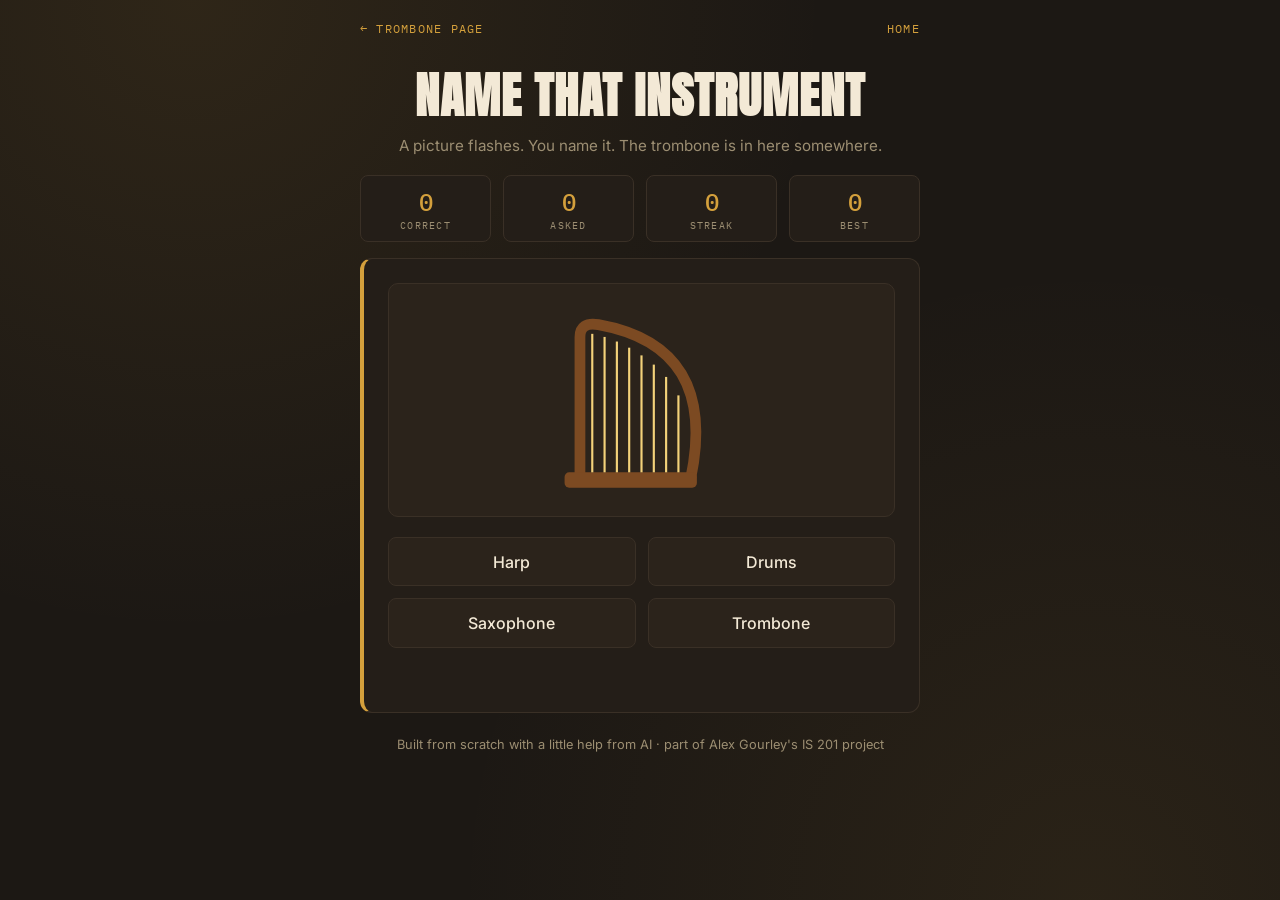
<file: game.html>
<!DOCTYPE html>
<html lang="en">
<head>
<meta charset="UTF-8" />
<meta name="viewport" content="width=device-width, initial-scale=1" />
<title>Name That Instrument</title>
<link rel="preconnect" href="https://fonts.googleapis.com" />
<link rel="preconnect" href="https://fonts.gstatic.com" crossorigin />
<link href="https://fonts.googleapis.com/css2?family=Anton&family=Inter:wght@400;500;600&family=IBM+Plex+Mono:wght@400;500&display=swap" rel="stylesheet" />
<style>
  :root{
    --bg:#1c1814; --panel:#241e18; --line:#3a3026;
    --brass:#d4a03c; --brass-lt:#f0c053; --cream:#f3e9d6; --muted:#9c8e72;
    --good:#6fbf73; --bad:#d9694f;
  }
  *{box-sizing:border-box;}
  body{
    margin:0; min-height:100vh;
    background-color:var(--bg);
    background-image:
      radial-gradient(circle at 15% 0%, rgba(212,160,60,0.10), transparent 45%),
      radial-gradient(circle at 85% 100%, rgba(212,160,60,0.08), transparent 45%);
    color:var(--cream); font-family:"Inter",system-ui,sans-serif;
    display:flex; flex-direction:column; align-items:center;
    padding:1.25rem;
  }
  a{color:var(--brass); text-decoration:none;}
  a:hover{color:#fff;}
  .topnav{
    width:100%; max-width:560px; display:flex; justify-content:space-between;
    font-family:"IBM Plex Mono",monospace; font-size:0.78rem; letter-spacing:0.1em;
    text-transform:uppercase; margin-bottom:1.5rem;
  }
  h1{font-family:"Anton",sans-serif; text-transform:uppercase; letter-spacing:0.02em;
     font-size:clamp(2rem,7vw,3rem); margin:0 0 0.25rem; text-align:center;}
  .tag{color:var(--muted); text-align:center; margin:0 0 1.25rem; font-size:0.95rem;}

  .scorebar{
    width:100%; max-width:560px; display:flex; gap:0.75rem; margin-bottom:1rem;
    font-family:"IBM Plex Mono",monospace;
  }
  .stat{flex:1; background:var(--panel); border:1px solid var(--line);
        border-radius:8px; padding:0.6rem; text-align:center;}
  .stat .num{font-size:1.5rem; color:var(--brass); font-weight:500;}
  .stat .lbl{font-size:0.65rem; letter-spacing:0.12em; text-transform:uppercase; color:var(--muted);}

  .card{
    width:100%; max-width:560px; background:var(--panel);
    border:1px solid var(--line); border-left:4px solid var(--brass);
    border-radius:12px; padding:1.5rem; text-align:center;
  }
  .stage{
    background:#2b231b; border:1px solid var(--line); border-radius:10px;
    padding:1rem; margin-bottom:1.25rem;
  }
  .stage svg{width:100%; height:200px; display:block;}

  .options{display:grid; grid-template-columns:1fr 1fr; gap:0.75rem;}
  .opt{
    font-family:"Inter",sans-serif; font-size:1rem; font-weight:500;
    color:var(--cream); background:#2b231b; border:1px solid var(--line);
    border-radius:8px; padding:0.85rem 0.5rem; cursor:pointer;
    transition:border-color .12s, background .12s, transform .05s;
  }
  .opt:hover:not(:disabled){border-color:var(--brass); transform:translateY(-1px);}
  .opt:disabled{cursor:default;}
  .opt.correct{background:rgba(111,191,115,0.18); border-color:var(--good); color:#cdeccf;}
  .opt.wrong{background:rgba(217,105,79,0.16); border-color:var(--bad); color:#f0c9bf;}
  .opt:focus-visible{outline:2px solid var(--brass-lt); outline-offset:2px;}

  .feedback{min-height:1.5rem; margin:1rem 0 0; font-weight:600;}
  .feedback.good{color:var(--good);} .feedback.bad{color:var(--bad);}

  .next{
    margin-top:1rem; font-family:"Anton",sans-serif; text-transform:uppercase;
    letter-spacing:0.04em; font-size:1rem; background:var(--brass); color:var(--bg);
    border:0; border-radius:8px; padding:0.8rem 1.6rem; cursor:pointer;
  }
  .next:hover{background:var(--brass-lt);}
  .next[hidden]{display:none;}

  .footnote{color:var(--muted); font-size:0.8rem; margin-top:1.5rem; text-align:center;}
  @media (max-width:420px){ .options{grid-template-columns:1fr;} }
</style>
</head>
<body>

  <div class="topnav">
    <a href="trombone.html">← Trombone page</a>
    <a href="index.html">Home</a>
  </div>

  <h1>Name That Instrument</h1>
  <p class="tag">A picture flashes. You name it. The trombone is in here somewhere.</p>

  <div class="scorebar">
    <div class="stat"><div class="num" id="score">0</div><div class="lbl">Correct</div></div>
    <div class="stat"><div class="num" id="asked">0</div><div class="lbl">Asked</div></div>
    <div class="stat"><div class="num" id="streak">0</div><div class="lbl">Streak</div></div>
    <div class="stat"><div class="num" id="best">0</div><div class="lbl">Best</div></div>
  </div>

  <div class="card">
    <div class="stage" id="stage"></div>
    <div class="options" id="options"></div>
    <div class="feedback" id="feedback"></div>
    <button class="next" id="next" hidden>Next instrument →</button>
  </div>

  <p class="footnote">Built from scratch with a little help from AI · part of Alex Gourley's IS&nbsp;201 project</p>

<script>
/* ---------- Instrument library (hand-drawn SVGs) ---------- */
const C = { brass:'#d4a03c', brassD:'#9a6e1c', brassL:'#f3d27a',
            wood:'#b5703a', woodD:'#7c4a22', woodL:'#d99a5e',
            cream:'#f3e9d6', dark:'#2a221a', steel:'#cfd3d8', steelD:'#8b9097',
            black:'#1a1512' };

const INSTRUMENTS = [
  { name:'Trombone', svg:`
    <svg viewBox="0 0 200 130">
      <rect x="14" y="55" width="120" height="6" rx="3" fill="${C.brass}"/>
      <rect x="14" y="70" width="120" height="6" rx="3" fill="${C.brassD}"/>
      <path d="M14 55 q-9 0 -9 9 q0 9 9 9 l0 -6 q-4 0 -4 -3 q0 -3 4 -3 z" fill="${C.brassD}"/>
      <rect x="46" y="58" width="6" height="15" rx="2" fill="${C.brass}"/>
      <path d="M134 58 q34 0 34 -22 q0 -20 -30 -20" fill="none" stroke="${C.brass}" stroke-width="7" stroke-linecap="round"/>
      <path d="M138 16 q-70 0 -124 40" fill="none" stroke="${C.brass}" stroke-width="6" stroke-linecap="round"/>
      <path d="M150 36 q28 -2 40 -26 q4 -8 12 -8 q8 0 8 12 q0 30 -24 46 q-16 10 -28 4 q-12 -6 -10 -22 z" fill="${C.brassL}" stroke="${C.brassD}" stroke-width="1.5"/>
    </svg>`},
  { name:'Trumpet', svg:`
    <svg viewBox="0 0 200 130">
      <path d="M40 62 q-12 0 -12 6 q0 6 12 6 l0 -4 q-5 0 -5 -2 q0 -2 5 -2 z" fill="${C.brassD}"/>
      <rect x="40" y="60" width="95" height="10" rx="5" fill="${C.brass}"/>
      <g fill="${C.brassD}">
        <rect x="62" y="44" width="8" height="20" rx="3"/>
        <rect x="80" y="44" width="8" height="20" rx="3"/>
        <rect x="98" y="44" width="8" height="20" rx="3"/>
      </g>
      <g fill="${C.brassL}"><circle cx="66" cy="42" r="6"/><circle cx="84" cy="42" r="6"/><circle cx="102" cy="42" r="6"/></g>
      <path d="M135 56 q30 -2 40 -22 q4 -8 12 -8 q8 0 8 12 q0 26 -22 40 q-14 9 -26 3 q-12 -6 -10 -20 z" fill="${C.brassL}" stroke="${C.brassD}" stroke-width="1.5"/>
    </svg>`},
  { name:'Saxophone', svg:`
    <svg viewBox="0 0 200 130">
      <rect x="92" y="10" width="8" height="20" rx="3" fill="${C.dark}"/>
      <path d="M96 28 q4 26 2 50 q-3 34 -34 40 q-34 6 -42 -22 q-6 -22 16 -26"
            fill="none" stroke="${C.brass}" stroke-width="13" stroke-linecap="round"/>
      <path d="M40 110 q-18 -4 -16 -22" fill="none" stroke="${C.brassL}" stroke-width="20" stroke-linecap="round"/>
      <g fill="${C.brassD}">
        <circle cx="86" cy="46" r="3.5"/><circle cx="88" cy="60" r="3.5"/>
        <circle cx="86" cy="74" r="3.5"/><circle cx="80" cy="88" r="3.5"/>
        <circle cx="70" cy="100" r="3.5"/>
      </g>
    </svg>`},
  { name:'Flute', svg:`
    <svg viewBox="0 0 200 130">
      <rect x="16" y="60" width="168" height="11" rx="5.5" fill="${C.steel}" stroke="${C.steelD}" stroke-width="1"/>
      <circle cx="40" cy="65" r="4.5" fill="${C.dark}"/>
      <g fill="${C.steelD}">
        <circle cx="80" cy="65" r="4"/><circle cx="98" cy="65" r="4"/>
        <circle cx="116" cy="65" r="4"/><circle cx="134" cy="65" r="4"/>
        <circle cx="152" cy="65" r="4"/>
      </g>
      <rect x="16" y="60" width="14" height="11" rx="4" fill="${C.steelD}"/>
    </svg>`},
  { name:'Violin', svg:`
    <svg viewBox="0 0 200 130">
      <g transform="rotate(-25 100 70)">
        <path d="M100 18 C80 18 78 40 88 48 C70 52 70 86 90 90 C80 100 84 118 100 118
                 C116 118 120 100 110 90 C130 86 130 52 112 48 C122 40 120 18 100 18 Z"
              fill="${C.wood}" stroke="${C.woodD}" stroke-width="2"/>
        <path d="M82 64 q-3 6 0 12 M118 64 q3 6 0 12" stroke="${C.black}" stroke-width="2.5" fill="none"/>
        <rect x="97" y="6" width="6" height="20" fill="${C.woodD}"/>
        <path d="M100 6 q-7 -3 -4 -8" stroke="${C.woodD}" stroke-width="3" fill="none"/>
        <g stroke="${C.cream}" stroke-width="1"><line x1="96" y1="30" x2="96" y2="110"/><line x1="100" y1="30" x2="100" y2="110"/><line x1="104" y1="30" x2="104" y2="110"/></g>
      </g>
    </svg>`},
  { name:'Guitar', svg:`
    <svg viewBox="0 0 200 130">
      <g transform="rotate(-18 100 70)">
        <path d="M100 50 C82 50 78 68 86 80 C72 86 70 112 92 116 C112 120 130 108 128 90
                 C126 76 118 74 116 66 C114 58 112 50 100 50 Z"
              fill="${C.woodL}" stroke="${C.woodD}" stroke-width="2"/>
        <circle cx="104" cy="86" r="9" fill="${C.dark}"/>
        <rect x="92" y="6" width="9" height="50" rx="2" fill="${C.woodD}"/>
        <rect x="90" y="2" width="13" height="10" rx="2" fill="${C.black}"/>
      </g>
    </svg>`},
  { name:'Piano', svg:`
    <svg viewBox="0 0 200 130">
      <rect x="20" y="36" width="160" height="58" rx="4" fill="${C.cream}" stroke="${C.steelD}" stroke-width="2"/>
      <g stroke="${C.steelD}" stroke-width="1.5">
        <line x1="40" y1="36" x2="40" y2="94"/><line x1="60" y1="36" x2="60" y2="94"/>
        <line x1="80" y1="36" x2="80" y2="94"/><line x1="100" y1="36" x2="100" y2="94"/>
        <line x1="120" y1="36" x2="120" y2="94"/><line x1="140" y1="36" x2="140" y2="94"/>
        <line x1="160" y1="36" x2="160" y2="94"/>
      </g>
      <g fill="${C.black}">
        <rect x="34" y="36" width="12" height="34"/><rect x="54" y="36" width="12" height="34"/>
        <rect x="94" y="36" width="12" height="34"/><rect x="114" y="36" width="12" height="34"/>
        <rect x="134" y="36" width="12" height="34"/>
      </g>
    </svg>`},
  { name:'Drums', svg:`
    <svg viewBox="0 0 200 130">
      <ellipse cx="100" cy="44" rx="60" ry="16" fill="${C.cream}" stroke="${C.steelD}" stroke-width="2"/>
      <path d="M40 44 v34 a60 16 0 0 0 120 0 v-34" fill="${C.steel}" stroke="${C.steelD}" stroke-width="2"/>
      <path d="M40 44 v34 a60 16 0 0 0 120 0 v-34" fill="none" stroke="${C.brass}" stroke-width="0"/>
      <g stroke="${C.brassD}" stroke-width="3">
        <line x1="48" y1="50" x2="52" y2="78"/><line x1="100" y1="58" x2="100" y2="86"/><line x1="152" y1="50" x2="148" y2="78"/>
      </g>
      <g stroke="${C.cream}" stroke-width="3" stroke-linecap="round">
        <line x1="70" y1="20" x2="120" y2="40"/><line x1="130" y1="18" x2="86" y2="40"/>
      </g>
    </svg>`},
  { name:'Harp', svg:`
    <svg viewBox="0 0 200 130">
      <path d="M60 116 L60 24 Q60 14 72 16 Q150 30 132 116 Z" fill="none" stroke="${C.woodD}" stroke-width="7"/>
      <rect x="50" y="112" width="86" height="10" rx="3" fill="${C.woodD}"/>
      <g stroke="${C.brassL}" stroke-width="1.4">
        <line x1="68" y1="22" x2="68" y2="112"/><line x1="76" y1="24" x2="76" y2="112"/>
        <line x1="84" y1="27" x2="84" y2="112"/><line x1="92" y1="31" x2="92" y2="112"/>
        <line x1="100" y1="36" x2="100" y2="112"/><line x1="108" y1="42" x2="108" y2="112"/>
        <line x1="116" y1="50" x2="116" y2="112"/><line x1="124" y1="62" x2="124" y2="112"/>
      </g>
    </svg>`},
  { name:'Xylophone', svg:`
    <svg viewBox="0 0 200 130">
      <g>
        <rect x="30" y="40" width="18" height="64" rx="3" fill="#e05a5a"/>
        <rect x="52" y="44" width="18" height="58" rx="3" fill="#e0935a"/>
        <rect x="74" y="48" width="18" height="52" rx="3" fill="#e0c95a"/>
        <rect x="96" y="52" width="18" height="46" rx="3" fill="#7bc46a"/>
        <rect x="118" y="56" width="18" height="40" rx="3" fill="#5aa7e0"/>
        <rect x="140" y="60" width="18" height="34" rx="3" fill="#8a6ae0"/>
      </g>
      <rect x="24" y="38" width="140" height="5" rx="2" fill="${C.woodD}"/>
      <rect x="24" y="100" width="140" height="5" rx="2" fill="${C.woodD}"/>
      <g stroke="${C.woodD}" stroke-width="3" stroke-linecap="round">
        <line x1="150" y1="20" x2="120" y2="58"/><circle cx="150" cy="18" r="5" fill="${C.cream}" stroke="none"/>
        <line x1="168" y1="24" x2="138" y2="62"/><circle cx="168" cy="22" r="5" fill="${C.cream}" stroke="none"/>
      </g>
    </svg>`}
];

/* ---------- Game logic ---------- */
const $ = id => document.getElementById(id);
let score=0, asked=0, streak=0, best=0, answer=null, locked=false;

function shuffle(a){ a=a.slice(); for(let i=a.length-1;i>0;i--){const j=Math.random()*(i+1)|0;[a[i],a[j]]=[a[j],a[i]];} return a; }

function newRound(){
  locked=false;
  $('feedback').textContent=''; $('feedback').className='feedback';
  $('next').hidden=true;

  answer = INSTRUMENTS[Math.random()*INSTRUMENTS.length|0];
  $('stage').innerHTML = answer.svg;

  const distractors = shuffle(INSTRUMENTS.filter(i=>i.name!==answer.name)).slice(0,3);
  const choices = shuffle([answer, ...distractors]);

  const box = $('options'); box.innerHTML='';
  choices.forEach(choice=>{
    const b=document.createElement('button');
    b.className='opt'; b.textContent=choice.name;
    b.onclick=()=>guess(choice, b);
    box.appendChild(b);
  });
}

function guess(choice, btn){
  if(locked) return;
  locked=true; asked++;
  const buttons=[...document.querySelectorAll('.opt')];
  buttons.forEach(b=>{
    b.disabled=true;
    if(b.textContent===answer.name) b.classList.add('correct');
  });
  const fb=$('feedback');
  if(choice.name===answer.name){
    score++; streak++; best=Math.max(best,streak);
    fb.textContent='Correct — that\u2019s a '+answer.name.toLowerCase()+'.';
    fb.className='feedback good';
  } else {
    streak=0; btn.classList.add('wrong');
    fb.textContent='Not quite — that was a '+answer.name.toLowerCase()+'.';
    fb.className='feedback bad';
  }
  $('score').textContent=score; $('asked').textContent=asked;
  $('streak').textContent=streak; $('best').textContent=best;
  $('next').hidden=false; $('next').focus();
}

$('next').onclick=newRound;
newRound();
</script>
</body>
</html>
</file>
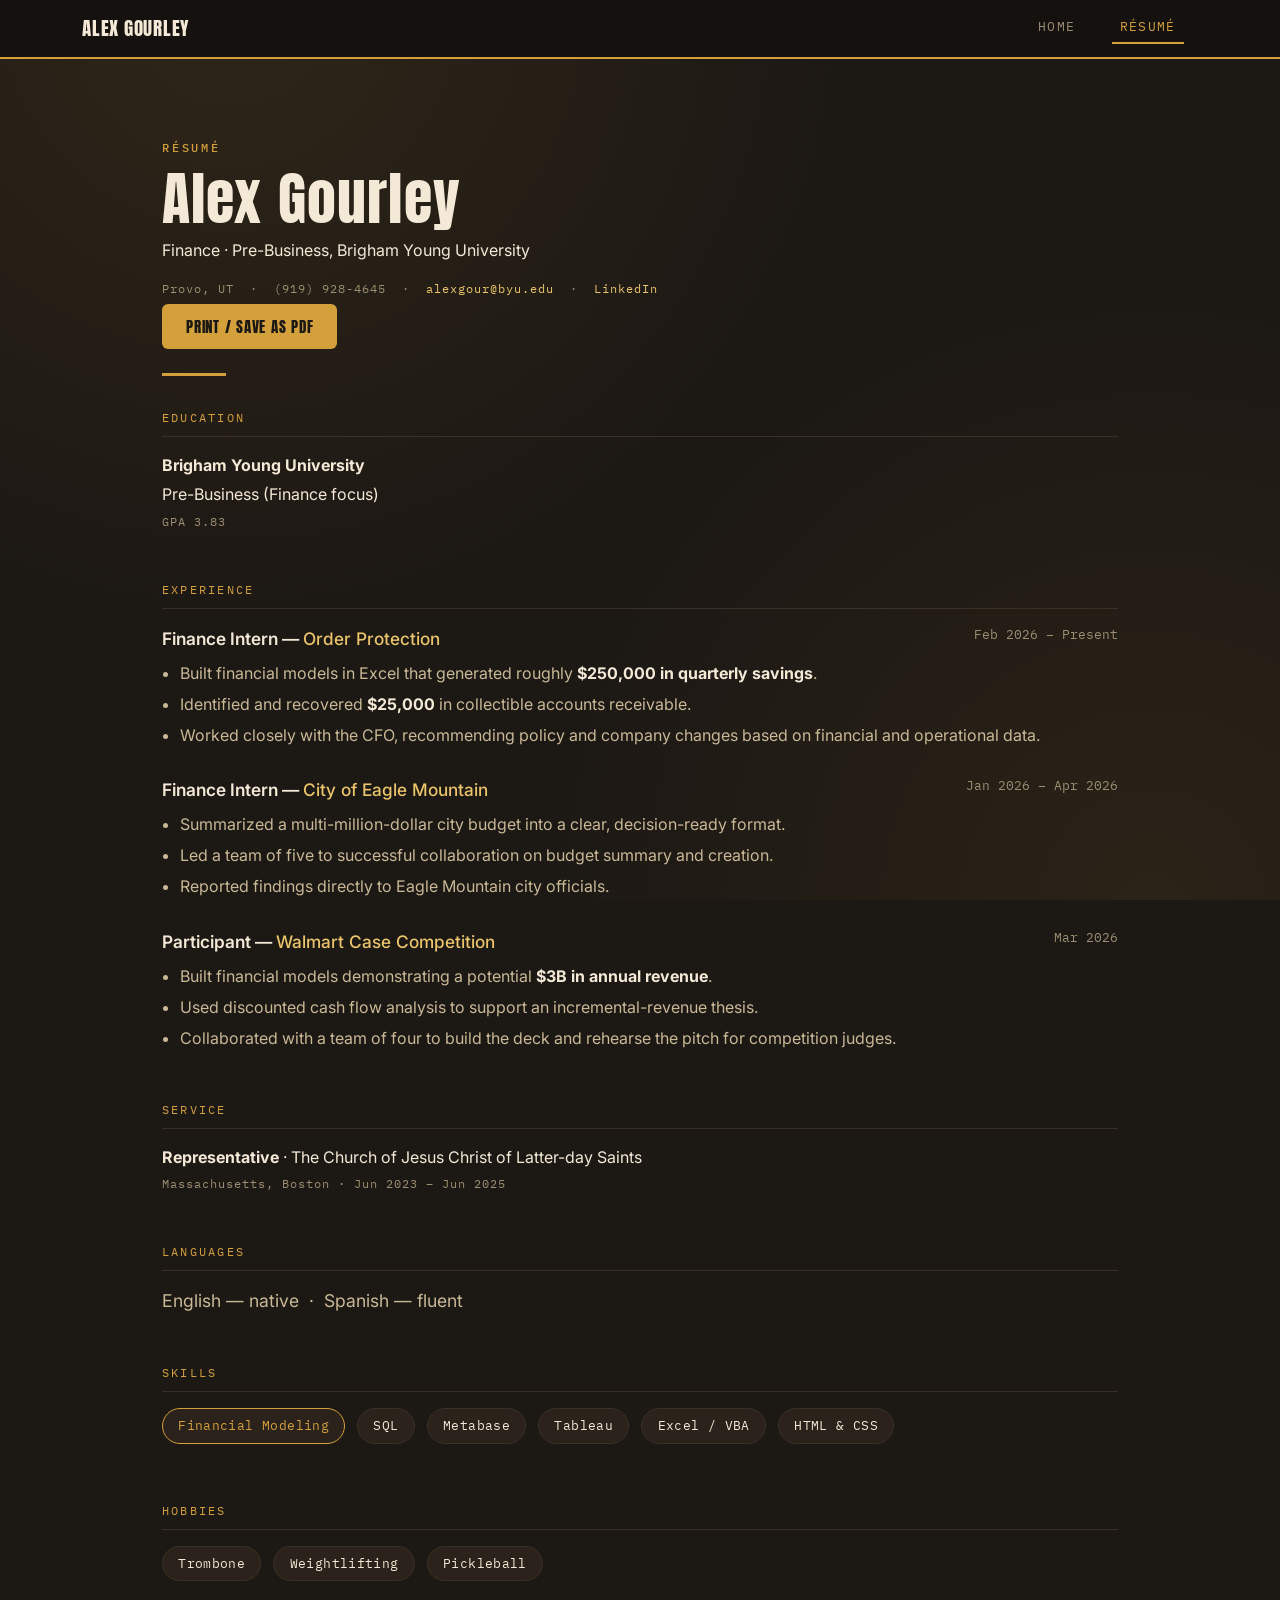
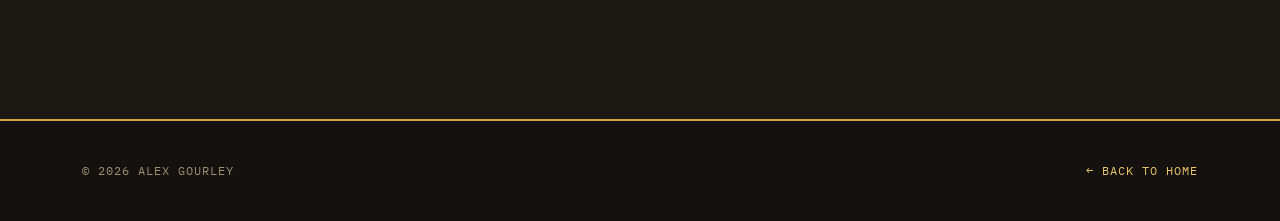
<file: resume.html>
<!DOCTYPE html>
<html lang="en">
<head>
  <meta charset="UTF-8" />
  <meta name="viewport" content="width=device-width, initial-scale=1" />
  <title>Alex Gourley — Résumé</title>
  <meta name="description" content="Résumé of Alex Gourley: education, experience, skills, and service." />

  <link href="https://cdn.jsdelivr.net/npm/bootstrap@5.3.3/dist/css/bootstrap.min.css" rel="stylesheet" />
  <link rel="preconnect" href="https://fonts.googleapis.com" />
  <link rel="preconnect" href="https://fonts.gstatic.com" crossorigin />
  <link href="https://fonts.googleapis.com/css2?family=Anton&family=Inter:wght@400;500;600&family=IBM+Plex+Mono:wght@400;500&display=swap" rel="stylesheet" />
  <link href="pro.css" rel="stylesheet" />
</head>
<body>

  <!-- ================= NAV ================= -->
  <nav class="navbar navbar-expand-md navbar-pro sticky-top">
    <div class="container">
      <a class="navbar-brand" href="index.html">Alex&nbsp;Gourley</a>
      <button class="navbar-toggler border-0" type="button" data-bs-toggle="collapse" data-bs-target="#nav">
        <span class="navbar-toggler-icon"></span>
      </button>
      <div class="collapse navbar-collapse justify-content-end" id="nav">
        <ul class="navbar-nav">
          <li class="nav-item"><a class="nav-link" href="index.html">Home</a></li>
          <li class="nav-item"><a class="nav-link active" href="resume.html">Résumé</a></li>
        </ul>
      </div>
    </div>
  </nav>

  <!-- ================= RESUME ================= -->
  <main class="section">
    <div class="container resume-wrap">

      <!-- Header -->
      <div class="mb-4">
        <p class="eyebrow">Résumé</p>
        <h1 class="name" style="font-size: clamp(2.4rem,6vw,3.6rem);">Alex Gourley</h1>
        <p class="role">Finance · Pre-Business, Brigham Young University</p>
        <p class="footer-mono" style="color:var(--slate);">Provo, UT &nbsp;·&nbsp; (919)&nbsp;928-4645 &nbsp;·&nbsp; <a href="mailto:alexgour@byu.edu">alexgour@byu.edu</a> &nbsp;·&nbsp; <a href="https://www.linkedin.com/in/alexgourley/" target="_blank" rel="noopener">LinkedIn</a></p>
        <a class="btn-brass no-print mt-2" href="javascript:window.print()">Print / Save as PDF</a>
      </div>

      <hr class="brass-rule" />

      <!-- ===== Education ===== -->
      <div class="mb-5">
        <p class="resume-section-title">Education</p>
        <p class="mb-1"><strong>Brigham Young University</strong></p>
        <p class="mb-1">Pre-Business (Finance focus)</p>
        <p class="footer-mono" style="color:var(--slate);">GPA 3.83</p>
      </div>

      <!-- ===== Experience ===== -->
      <div class="mb-5">
        <p class="resume-section-title">Experience</p>

        <div class="job">
          <div class="job-head">
            <span class="job-title">Finance Intern — <span class="job-org">Order Protection</span></span>
            <span class="job-dates">Feb 2026 – Present</span>
          </div>
          <ul>
            <li>Built financial models in Excel that generated roughly <strong>$250,000 in quarterly savings</strong>.</li>
            <li>Identified and recovered <strong>$25,000</strong> in collectible accounts receivable.</li>
            <li>Worked closely with the CFO, recommending policy and company changes based on financial and operational data.</li>
          </ul>
        </div>

        <div class="job">
          <div class="job-head">
            <span class="job-title">Finance Intern — <span class="job-org">City of Eagle Mountain</span></span>
            <span class="job-dates">Jan 2026 – Apr 2026</span>
          </div>
          <ul>
            <li>Summarized a multi-million-dollar city budget into a clear, decision-ready format.</li>
            <li>Led a team of five to successful collaboration on budget summary and creation.</li>
            <li>Reported findings directly to Eagle Mountain city officials.</li>
          </ul>
        </div>

        <div class="job">
          <div class="job-head">
            <span class="job-title">Participant — <span class="job-org">Walmart Case Competition</span></span>
            <span class="job-dates">Mar 2026</span>
          </div>
          <ul>
            <li>Built financial models demonstrating a potential <strong>$3B in annual revenue</strong>.</li>
            <li>Used discounted cash flow analysis to support an incremental-revenue thesis.</li>
            <li>Collaborated with a team of four to build the deck and rehearse the pitch for competition judges.</li>
          </ul>
        </div>
      </div>

      <!-- ===== Service ===== -->
      <div class="mb-5">
        <p class="resume-section-title">Service</p>
        <p class="mb-1"><strong>Representative</strong> · The Church of Jesus Christ of Latter-day Saints</p>
        <p class="footer-mono" style="color:var(--slate);">Massachusetts, Boston · Jun 2023 – Jun 2025</p>
      </div>

      <!-- ===== Languages ===== -->
      <div class="mb-5">
        <p class="resume-section-title">Languages</p>
        <p class="lead-prose mb-0">English — native &nbsp;·&nbsp; Spanish — fluent</p>
      </div>

      <!-- ===== Skills ===== -->
      <div class="mb-5">
        <p class="resume-section-title">Skills</p>
        <div>
          <span class="chip chip--accent">Financial Modeling</span>
          <span class="chip">SQL</span>
          <span class="chip">Metabase</span>
          <span class="chip">Tableau</span>
          <span class="chip">Excel / VBA</span>
          <span class="chip">HTML &amp; CSS</span>
        </div>
      </div>

      <!-- ===== Hobbies ===== -->
      <div class="mb-5">
        <p class="resume-section-title">Hobbies</p>
        <div>
          <span class="chip">Trombone</span>
          <span class="chip">Weightlifting</span>
          <span class="chip">Pickleball</span>
        </div>
      </div>
    </div>
  </main>

  <footer class="site-footer">
    <div class="container d-flex flex-wrap justify-content-between align-items-center gap-3">
      <span class="footer-mono">© 2026 ALEX GOURLEY</span>
      <a class="footer-mono" href="index.html">← BACK TO HOME</a>
    </div>
  </footer>

  <script src="https://cdn.jsdelivr.net/npm/bootstrap@5.3.3/dist/js/bootstrap.bundle.min.js"></script>
</body>
</html>
</file>
<file: pro.css>
/* ============================================================
   Alex Gourley — professional site styles
   Layered on Bootstrap 5. Identity now matches the game /
   trombone page: warm jazz-club / gig-poster (brass on dark).
   ============================================================ */

:root {
  --bg:       #1c1814;  /* warm near-black background  */
  --bg-alt:   #211b15;  /* alternating section band    */
  --panel:    #241e18;  /* cards / panels              */
  --line:     #3a3026;  /* hairline / borders          */
  --brass:    #d4a03c;  /* primary brass accent        */
  --brass-lt: #f0c053;  /* hover brass                 */
  --brass-h2: #e9c46a;  /* lighter brass for h2        */
  --cream:    #f3e9d6;  /* primary text                */
  --muted:    #9c8e72;  /* secondary text / labels     */
  --soft:     #c9b896;  /* softer body emphasis        */

  /* legacy aliases referenced inline in the HTML */
  --slate:    #9c8e72;
  --ink:      #f3e9d6;
  --paper:    #1c1814;
}

* { box-sizing: border-box; }

body {
  font-family: "Inter", system-ui, -apple-system, "Segoe UI", sans-serif;
  color: var(--cream);
  background-color: var(--bg);
  background-image:
    radial-gradient(circle at 18% 0%,   rgba(212,160,60,0.10), transparent 45%),
    radial-gradient(circle at 90% 100%, rgba(212,160,60,0.08), transparent 42%);
  background-attachment: fixed;
  line-height: 1.6;
  -webkit-font-smoothing: antialiased;
}

h1, h2, h3, h4, .display-face {
  font-family: "Anton", Impact, "Arial Narrow Bold", sans-serif;
  letter-spacing: 0.02em;
  line-height: 1.05;
  color: var(--cream);
}

/* Mono utility — eyebrows, labels, data */
.eyebrow {
  font-family: "IBM Plex Mono", ui-monospace, "SFMono-Regular", monospace;
  font-size: 0.72rem;
  letter-spacing: 0.24em;
  text-transform: uppercase;
  color: var(--brass);
  font-weight: 500;
  margin-bottom: 0.75rem;
}

a { color: var(--brass-h2); text-decoration: none; }
a:hover { color: #fff; text-decoration: underline; text-underline-offset: 3px; }

/* ---------- Navbar ---------- */
.navbar-pro {
  background: #14110e;
  border-bottom: 2px solid var(--brass);
}
.navbar-pro .navbar-brand {
  font-family: "Anton", sans-serif;
  letter-spacing: 0.04em;
  text-transform: uppercase;
  font-size: 1.2rem;
  color: var(--cream);
}
.navbar-pro .navbar-toggler { color: var(--brass); }
.navbar-pro .navbar-toggler-icon {
  background-image: url("data:image/svg+xml,%3csvg xmlns='http://www.w3.org/2000/svg' viewBox='0 0 30 30'%3e%3cpath stroke='%23d4a03c' stroke-width='2' stroke-linecap='round' d='M4 7h22M4 15h22M4 23h22'/%3e%3c/svg%3e");
}
.navbar-pro .nav-link {
  font-family: "IBM Plex Mono", monospace;
  font-size: 0.8rem;
  letter-spacing: 0.1em;
  text-transform: uppercase;
  color: var(--muted);
  padding: 0.25rem 0;
  margin: 0 0.9rem;
  border-bottom: 2px solid transparent;
  transition: color 0.15s, border-color 0.15s;
}
.navbar-pro .nav-link:hover,
.navbar-pro .nav-link.active {
  color: var(--brass);
  border-bottom-color: var(--brass);
  text-decoration: none;
}

/* ---------- Hero ---------- */
.hero { padding: clamp(3.5rem, 9vw, 7rem) 0 clamp(2.5rem, 6vw, 4rem); }
.hero .name {
  font-size: clamp(3rem, 9vw, 5.6rem);
  text-transform: uppercase;
  line-height: 0.96;
  margin: 0 0 1rem;
}
.hero .role {
  font-family: "IBM Plex Mono", monospace;
  font-size: clamp(0.9rem, 2vw, 1.05rem);
  letter-spacing: 0.05em;
  color: var(--brass);
  margin-bottom: 1.5rem;
}
.hero .lede { font-size: 1.18rem; max-width: 46ch; color: var(--soft); }
.brass-rule { width: 64px; height: 3px; background: var(--brass); border: 0; margin: 2rem 0; opacity: 1; }

/* ---------- Ledger of wins ---------- */
.ledger { border-top: 1px solid var(--line); margin-top: 2.5rem; }
.ledger-item {
  padding: 1.25rem 0;
  border-bottom: 1px solid var(--line);
  display: flex; align-items: baseline; gap: 1.25rem;
}
.ledger-fig {
  font-family: "Anton", sans-serif;
  font-size: clamp(1.6rem, 4vw, 2.3rem);
  color: var(--brass);
  min-width: 7ch;
}
.ledger-label { color: var(--soft); font-size: 1rem; }

/* ---------- Sections ---------- */
.section { padding: clamp(3rem, 7vw, 5rem) 0; }
.section--alt { background: var(--bg-alt); }
.section h2 { font-size: clamp(1.9rem, 4.5vw, 2.7rem); color: var(--brass-h2); margin-bottom: 1.5rem; }
.lead-prose { font-size: 1.1rem; color: var(--soft); max-width: 60ch; }

/* ---------- Skill chips ---------- */
.chip {
  display: inline-block;
  font-family: "IBM Plex Mono", monospace;
  font-size: 0.8rem; letter-spacing: 0.03em;
  color: var(--cream);
  background: #2b231b;
  border: 1px solid var(--line);
  border-radius: 999px;
  padding: 0.4rem 0.95rem;
  margin: 0 0.5rem 0.6rem 0;
}
.chip--accent { border-color: var(--brass); color: var(--brass); }

/* ---------- Buttons ---------- */
.btn-brass {
  background: var(--brass);
  color: #1c1814;
  font-family: "Anton", sans-serif;
  font-size: 0.95rem;
  letter-spacing: 0.05em;
  text-transform: uppercase;
  border: 0; border-radius: 6px;
  padding: 0.7rem 1.5rem;
  transition: background 0.15s;
}
.btn-brass:hover { background: var(--brass-lt); color: #1c1814; text-decoration: none; }

/* ---------- Resume layout ---------- */
.resume-wrap { max-width: 980px; }
.resume-rail { border-right: 1px solid var(--line); }
.resume-section-title {
  font-family: "IBM Plex Mono", monospace;
  font-size: 0.78rem; letter-spacing: 0.18em; text-transform: uppercase;
  color: var(--brass);
  border-bottom: 1px solid var(--line);
  padding-bottom: 0.5rem; margin: 0 0 1rem;
}
.job { margin-bottom: 1.75rem; }
.job-head { display: flex; justify-content: space-between; flex-wrap: wrap; gap: 0.25rem; }
.job-title { font-family: "Inter", sans-serif; font-weight: 600; font-size: 1.08rem; color: var(--cream); }
.job-org { color: var(--brass-h2); font-weight: 500; }
.job-dates { font-family: "IBM Plex Mono", monospace; font-size: 0.8rem; color: var(--muted); white-space: nowrap; }
.job ul { margin: 0.5rem 0 0; padding-left: 1.1rem; }
.job li { margin-bottom: 0.35rem; color: var(--soft); }
.job li strong, .lead-prose strong { color: var(--cream); }
.rail-block { margin-bottom: 2rem; }
.rail-block p, .rail-block li { color: var(--soft); }
.rail-block strong { color: var(--cream); }
.rail-block ul { list-style: none; padding: 0; margin: 0; }
.rail-block ul li { margin-bottom: 0.4rem; }

/* ---------- Footer ---------- */
.site-footer {
  background: #14110e;
  border-top: 2px solid var(--brass);
  color: var(--soft);
  padding: 2.5rem 0;
  font-size: 0.9rem;
}
.site-footer a { color: var(--brass-h2); }
.footer-mono { font-family: "IBM Plex Mono", monospace; font-size: 0.78rem; letter-spacing: 0.08em; color: var(--muted); }

@media (max-width: 767px) {
  .resume-rail { border-right: 0; border-bottom: 1px solid var(--line); padding-bottom: 1.5rem; margin-bottom: 1.5rem; }
  .ledger-item { flex-direction: column; gap: 0.25rem; }
}

/* Printing the résumé: force light background + dark ink so it's legible */
@media print {
  .navbar-pro, .site-footer, .no-print { display: none !important; }
  body { background: #fff !important; color: #111 !important; }
  h1, h2, h3, .name, .job-title { color: #111 !important; }
  .eyebrow, .role, .resume-section-title, .job-org, .ledger-fig { color: #6b5418 !important; }
  .lead-prose, .job li, .rail-block p, .rail-block li, .footer-mono { color: #222 !important; }
  .section { padding: 0.5rem 0; }
}

/* ---------- Home "Beyond the numbers" link cards ---------- */
.link-card {
  display: block; height: 100%;
  background: var(--panel);
  border: 1px solid var(--line);
  border-left: 4px solid var(--brass);
  border-radius: 10px;
  padding: 1.5rem;
  color: var(--cream);
  transition: transform 0.12s, border-color 0.12s;
}
.link-card:hover { transform: translateY(-3px); border-left-color: var(--brass-lt); color: var(--cream); text-decoration: none; }
.link-card h3 { font-size: 1.5rem; color: var(--brass-h2); margin-bottom: 0.4rem; }
.link-card p { color: var(--soft); margin: 0; }
.link-card .arrow {
  font-family: "IBM Plex Mono", monospace;
  font-size: 0.78rem; letter-spacing: 0.12em; text-transform: uppercase;
  color: var(--brass); margin-top: 1rem; display: inline-block;
}

/* ---------- About photo ---------- */
.about-photo { margin: 0; text-align: center; }
.about-photo img {
  max-width: 100%;
  max-height: 460px;
  width: auto;
  height: auto;
  margin: 0 auto;
  border-radius: 10px;
  border: 1px solid var(--line);
  border-left: 4px solid var(--brass);
  display: block;
}
.about-photo-ph {
  display: none;               /* shown only if the image is missing */
  align-items: center;
  justify-content: center;
  text-align: center;
  min-height: 240px;
  border: 1px dashed var(--line);
  border-radius: 10px;
  color: var(--muted);
  font-family: "IBM Plex Mono", monospace;
  font-size: 0.8rem;
  line-height: 1.6;
  padding: 1rem;
}
.about-photo figcaption {
  font-family: "IBM Plex Mono", monospace;
  font-size: 0.75rem;
  color: var(--muted);
  margin-top: 0.5rem;
  text-align: center;
}
</file>
